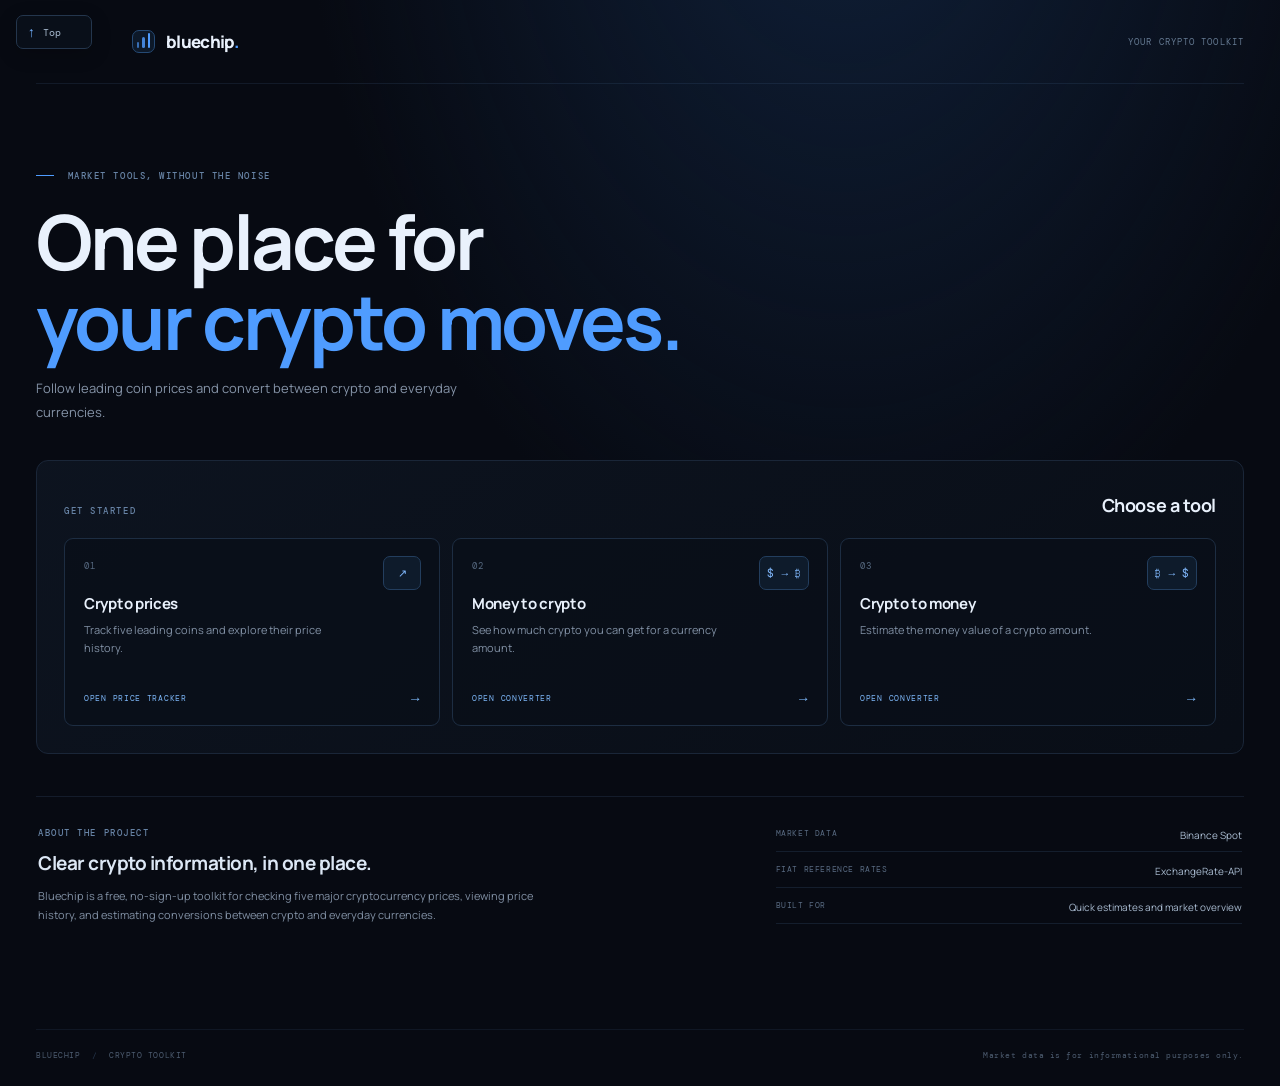
<file: index.html>
<!doctype html>
<html lang="en">
<head>
    <meta charset="utf-8">
    <meta name="viewport" content="width=device-width, initial-scale=1">
    <meta name="theme-color" content="#070a12">
    <meta name="description" content="Live prices and market charts for five leading cryptocurrencies.">
    <title>Bluechip — Cryptocurrency tools</title>
    <link rel="preconnect" href="https://fonts.googleapis.com">
    <link rel="preconnect" href="https://fonts.gstatic.com" crossorigin>
    <link href="https://fonts.googleapis.com/css2?family=DM+Mono:wght@400;500&family=Manrope:wght@400;500;600;700;800&display=swap" rel="stylesheet">
    <link rel="stylesheet" href="css/styles.css">
</head>
<body class="home-page">
    <div class="page-shell">
        <header class="topbar home-topbar" id="page-start">
            <nav class="page-nav" aria-label="Page navigation">
                <a class="page-nav-button" href="#page-start" aria-label="Return to the beginning of this page"><span aria-hidden="true">↑</span><span>Top</span></a>
            </nav>
            <a class="brand" href="index.html" aria-label="Bluechip home">
                <span class="brand-mark" aria-hidden="true"><span></span><span></span><span></span></span>
                <span>bluechip<span class="brand-period">.</span></span>
            </a>
            <span class="home-kicker">YOUR CRYPTO TOOLKIT</span>
        </header>
        <main class="home-main" id="top">
            <section class="home-hero" aria-labelledby="home-title">
                <p class="eyebrow"><span class="eyebrow-line"></span> MARKET TOOLS, WITHOUT THE NOISE</p>
                <h1 id="home-title">One place for<br><span>your crypto moves.</span></h1>
                <p class="intro-copy">Follow leading coin prices and convert between crypto and everyday currencies.</p>
            </section>
            <section class="home-tools" aria-labelledby="tools-title">
                <div class="home-tools-heading"><p class="eyebrow">GET STARTED</p><h2 id="tools-title">Choose a tool</h2></div>
                <div class="tool-grid">
                    <a class="tool-card" href="prices.html">
                        <span class="tool-number">01</span><span class="tool-icon" aria-hidden="true">↗</span>
                        <span class="tool-card-title">Crypto prices</span><span class="tool-card-copy">Track five leading coins and explore their price history.</span><span class="tool-link">OPEN PRICE TRACKER <span aria-hidden="true">→</span></span>
                    </a>
                    <a class="tool-card" href="fiat-to-crypto.html">
                        <span class="tool-number">02</span><span class="tool-icon" aria-hidden="true">$ → ₿</span>
                        <span class="tool-card-title">Money to crypto</span><span class="tool-card-copy">See how much crypto you can get for a currency amount.</span><span class="tool-link">OPEN CONVERTER <span aria-hidden="true">→</span></span>
                    </a>
                    <a class="tool-card" href="crypto-to-fiat.html">
                        <span class="tool-number">03</span><span class="tool-icon" aria-hidden="true">₿ → $</span>
                        <span class="tool-card-title">Crypto to money</span><span class="tool-card-copy">Estimate the money value of a crypto amount.</span><span class="tool-link">OPEN CONVERTER <span aria-hidden="true">→</span></span>
                    </a>
                </div>
            </section>
            <section class="home-about" aria-labelledby="about-title">
                <div class="home-about-copy">
                    <p class="eyebrow">ABOUT THE PROJECT</p>
                    <h2 id="about-title">Clear crypto information, in one place.</h2>
                    <p>Bluechip is a free, no-sign-up toolkit for checking five major cryptocurrency prices, viewing price history, and estimating conversions between crypto and everyday currencies.</p>
                </div>
                <dl class="project-details">
                    <div><dt>MARKET DATA</dt><dd>Binance Spot</dd></div>
                    <div><dt>FIAT REFERENCE RATES</dt><dd>ExchangeRate-API</dd></div>
                    <div><dt>BUILT FOR</dt><dd>Quick estimates and market overview</dd></div>
                </dl>
            </section>
        </main>
        <footer class="footer"><span>BLUECHIP <span class="footer-separator">/</span> CRYPTO TOOLKIT</span><span>Market data is for informational purposes only.</span></footer>
    </div>
</body>
</html>
</file>
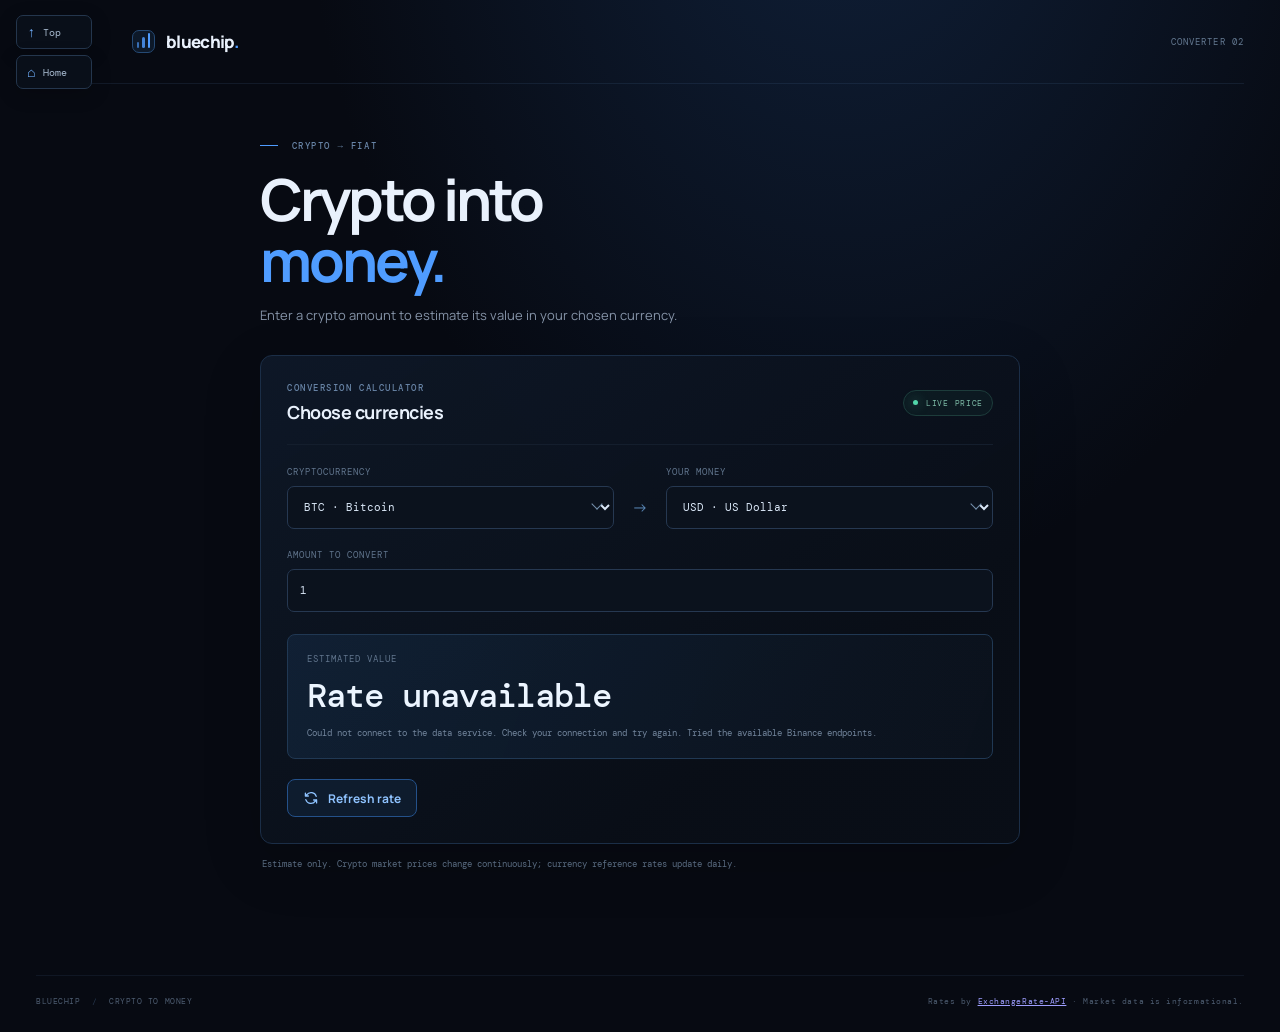
<file: crypto-to-fiat.html>
<!doctype html>
<html lang="en">
<head>
    <meta charset="utf-8">
    <meta name="viewport" content="width=device-width, initial-scale=1">
    <meta name="theme-color" content="#070a12">
    <meta name="description" content="Convert a cryptocurrency amount into money using current market prices.">
    <title>Crypto to Money — Bluechip</title>
    <link rel="preconnect" href="https://fonts.googleapis.com">
    <link rel="preconnect" href="https://fonts.gstatic.com" crossorigin>
    <link href="https://fonts.googleapis.com/css2?family=DM+Mono:wght@400;500&family=Manrope:wght@400;500;600;700;800&display=swap" rel="stylesheet">
    <link rel="stylesheet" href="css/styles.css">
    <script src="script/converter.js" defer></script>
</head>
<body class="sub-page converter-page" data-direction="crypto-to-fiat">
    <div class="page-shell">
        <header class="topbar" id="page-start">
            <nav class="page-nav" aria-label="Page navigation">
                <a class="page-nav-button" href="#page-start" aria-label="Return to the beginning of this page"><span aria-hidden="true">↑</span><span>Top</span></a>
                <a class="page-nav-button home-link" href="index.html" aria-label="Return to the home page"><span aria-hidden="true">⌂</span><span>Home</span></a>
            </nav>
            <a class="brand" href="index.html" aria-label="Bluechip home">
                <span class="brand-mark" aria-hidden="true"><span></span><span></span><span></span></span>
                <span>bluechip<span class="brand-period">.</span></span>
            </a>
            <span class="page-kind">CONVERTER 02</span>
        </header>
        <main class="converter-main" id="top">
            <section class="converter-intro">
                <p class="eyebrow"><span class="eyebrow-line"></span> CRYPTO → FIAT</p>
                <h1>Crypto into<br><span>money.</span></h1>
                <p class="intro-copy">Enter a crypto amount to estimate its value in your chosen currency.</p>
            </section>
            <section class="converter-card" aria-labelledby="converter-heading">
                <div class="converter-card-heading"><div><p class="eyebrow">CONVERSION CALCULATOR</p><h2 id="converter-heading">Choose currencies</h2></div><span class="live-badge"><span class="status-dot"></span> LIVE PRICE</span></div>
                <form class="converter-form" id="converter-form" novalidate>
                    <div class="converter-fields">
                        <label class="field-group" for="crypto-currency"><span class="field-label">CRYPTOCURRENCY</span><span class="field-control"><select id="crypto-currency" name="crypto-currency"></select></span></label>
                        <span class="direction-mark" aria-hidden="true">→</span>
                        <label class="field-group" for="fiat-currency"><span class="field-label">YOUR MONEY</span><span class="field-control"><select id="fiat-currency" name="fiat-currency"></select></span></label>
                    </div>
                    <label class="field-group amount-group" for="amount"><span class="field-label">AMOUNT TO CONVERT</span><input id="amount" name="amount" type="number" inputmode="decimal" min="0" step="any" value="1" placeholder="Enter amount"></label>
                    <div class="conversion-result" aria-live="polite"><span class="result-label">ESTIMATED VALUE</span><output class="result-value" id="conversion-result">—</output><span class="result-note" id="result-note">Loading current market rate…</span></div>
                    <button class="refresh-button quote-button" id="refresh-quote" type="button"><svg class="refresh-icon" viewBox="0 0 20 20" aria-hidden="true"><path d="M16.5 8a6.7 6.7 0 0 0-11.9-2L3 7.5M3 7.5V3.8m0 3.7h3.7M3.5 12a6.7 6.7 0 0 0 11.9 2l1.6-1.5m0 0v3.7m0-3.7h-3.7"/></svg><span id="refresh-label">Refresh rate</span></button>
                </form>
            </section>
            <p class="converter-disclaimer">Estimate only. Crypto market prices change continuously; currency reference rates update daily.</p>
        </main>
        <footer class="footer"><span>BLUECHIP <span class="footer-separator">/</span> CRYPTO TO MONEY</span><span>Rates by <a href="https://www.exchangerate-api.com" target="_blank" rel="noreferrer">ExchangeRate-API</a> · Market data is informational.</span></footer>
        <div class="toast" id="toast" role="status" aria-live="polite"></div>
    </div>
</body>
</html>
</file>
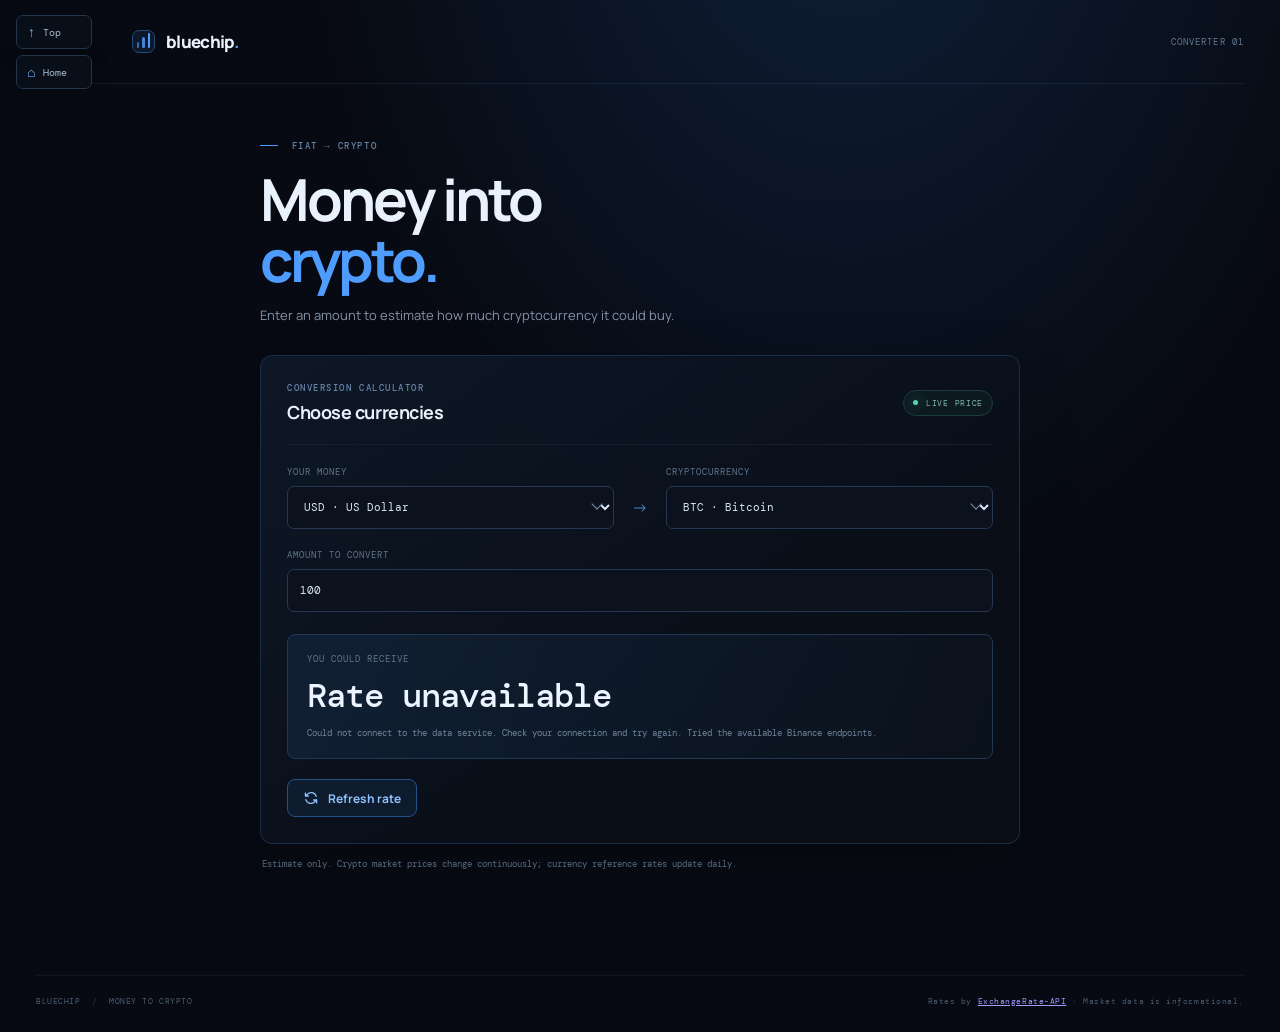
<file: fiat-to-crypto.html>
<!doctype html>
<html lang="en">
<head>
    <meta charset="utf-8">
    <meta name="viewport" content="width=device-width, initial-scale=1">
    <meta name="theme-color" content="#070a12">
    <meta name="description" content="Convert an amount of money into a cryptocurrency using current market prices.">
    <title>Money to Crypto — Bluechip</title>
    <link rel="preconnect" href="https://fonts.googleapis.com">
    <link rel="preconnect" href="https://fonts.gstatic.com" crossorigin>
    <link href="https://fonts.googleapis.com/css2?family=DM+Mono:wght@400;500&family=Manrope:wght@400;500;600;700;800&display=swap" rel="stylesheet">
    <link rel="stylesheet" href="css/styles.css">
    <script src="script/converter.js" defer></script>
</head>
<body class="sub-page converter-page" data-direction="fiat-to-crypto">
    <div class="page-shell">
        <header class="topbar" id="page-start">
            <nav class="page-nav" aria-label="Page navigation">
                <a class="page-nav-button" href="#page-start" aria-label="Return to the beginning of this page"><span aria-hidden="true">↑</span><span>Top</span></a>
                <a class="page-nav-button home-link" href="index.html" aria-label="Return to the home page"><span aria-hidden="true">⌂</span><span>Home</span></a>
            </nav>
            <a class="brand" href="index.html" aria-label="Bluechip home">
                <span class="brand-mark" aria-hidden="true"><span></span><span></span><span></span></span>
                <span>bluechip<span class="brand-period">.</span></span>
            </a>
            <span class="page-kind">CONVERTER 01</span>
        </header>
        <main class="converter-main" id="top">
            <section class="converter-intro">
                <p class="eyebrow"><span class="eyebrow-line"></span> FIAT → CRYPTO</p>
                <h1>Money into<br><span>crypto.</span></h1>
                <p class="intro-copy">Enter an amount to estimate how much cryptocurrency it could buy.</p>
            </section>
            <section class="converter-card" aria-labelledby="converter-heading">
                <div class="converter-card-heading"><div><p class="eyebrow">CONVERSION CALCULATOR</p><h2 id="converter-heading">Choose currencies</h2></div><span class="live-badge"><span class="status-dot"></span> LIVE PRICE</span></div>
                <form class="converter-form" id="converter-form" novalidate>
                    <div class="converter-fields">
                        <label class="field-group" for="fiat-currency"><span class="field-label">YOUR MONEY</span><span class="field-control"><select id="fiat-currency" name="fiat-currency"></select></span></label>
                        <span class="direction-mark" aria-hidden="true">→</span>
                        <label class="field-group" for="crypto-currency"><span class="field-label">CRYPTOCURRENCY</span><span class="field-control"><select id="crypto-currency" name="crypto-currency"></select></span></label>
                    </div>
                    <label class="field-group amount-group" for="amount"><span class="field-label">AMOUNT TO CONVERT</span><input id="amount" name="amount" type="number" inputmode="decimal" min="0" step="any" value="100" placeholder="Enter amount"></label>
                    <div class="conversion-result" aria-live="polite"><span class="result-label">YOU COULD RECEIVE</span><output class="result-value" id="conversion-result">—</output><span class="result-note" id="result-note">Loading current market rate…</span></div>
                    <button class="refresh-button quote-button" id="refresh-quote" type="button"><svg class="refresh-icon" viewBox="0 0 20 20" aria-hidden="true"><path d="M16.5 8a6.7 6.7 0 0 0-11.9-2L3 7.5M3 7.5V3.8m0 3.7h3.7M3.5 12a6.7 6.7 0 0 0 11.9 2l1.6-1.5m0 0v3.7m0-3.7h-3.7"/></svg><span id="refresh-label">Refresh rate</span></button>
                </form>
            </section>
            <p class="converter-disclaimer">Estimate only. Crypto market prices change continuously; currency reference rates update daily.</p>
        </main>
        <footer class="footer"><span>BLUECHIP <span class="footer-separator">/</span> MONEY TO CRYPTO</span><span>Rates by <a href="https://www.exchangerate-api.com" target="_blank" rel="noreferrer">ExchangeRate-API</a> · Market data is informational.</span></footer>
        <div class="toast" id="toast" role="status" aria-live="polite"></div>
    </div>
</body>
</html>
</file>
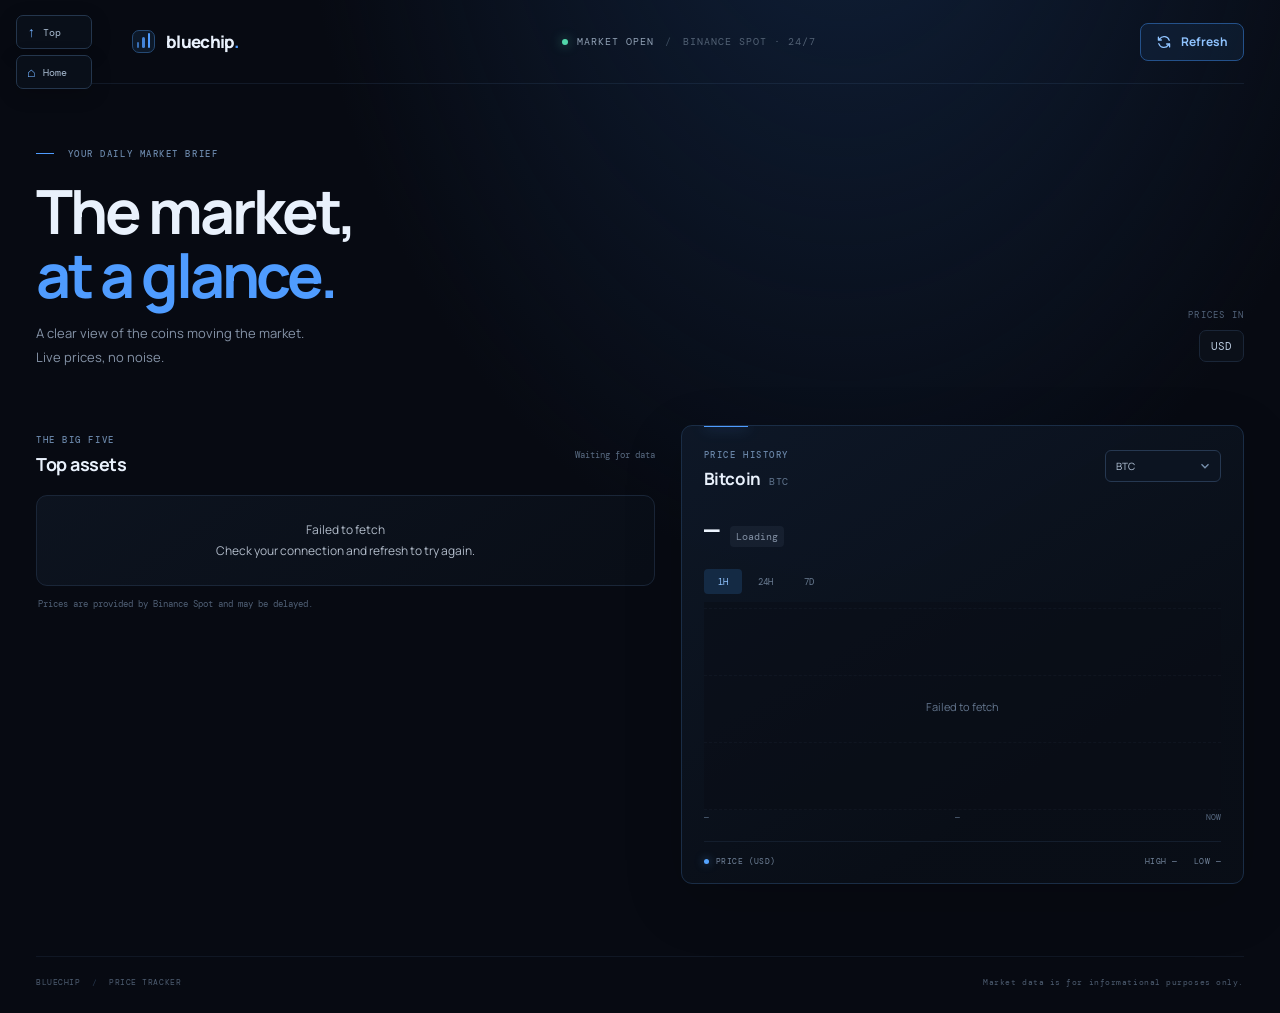
<file: prices.html>
<!doctype html>
<html lang="en">
<head>
    <meta charset="utf-8">
    <meta name="viewport" content="width=device-width, initial-scale=1">
    <meta name="theme-color" content="#070a12">
    <meta name="description" content="Track prices and chart history for five leading cryptocurrencies.">
    <title>Crypto Prices — Bluechip</title>
    <link rel="preconnect" href="https://fonts.googleapis.com">
    <link rel="preconnect" href="https://fonts.gstatic.com" crossorigin>
    <link href="https://fonts.googleapis.com/css2?family=DM+Mono:wght@400;500&family=Manrope:wght@400;500;600;700;800&display=swap" rel="stylesheet">
    <link rel="stylesheet" href="css/styles.css">
    <script src="script/app.js" defer></script>
</head>
<body class="sub-page">
    <div class="page-shell">
        <header class="topbar" id="page-start">
            <nav class="page-nav" aria-label="Page navigation">
                <a class="page-nav-button" href="#page-start" aria-label="Return to the beginning of this page"><span aria-hidden="true">↑</span><span>Top</span></a>
                <a class="page-nav-button home-link" href="index.html" aria-label="Return to the home page"><span aria-hidden="true">⌂</span><span>Home</span></a>
            </nav>
            <a class="brand" href="index.html" aria-label="Bluechip home">
                <span class="brand-mark" aria-hidden="true"><span></span><span></span><span></span></span>
                <span>bluechip<span class="brand-period">.</span></span>
            </a>
            <div class="market-status"><span class="status-dot"></span><span>MARKET OPEN</span><span class="status-divider">/</span><span class="status-caption">BINANCE SPOT · 24/7</span></div>
            <button class="refresh-button" id="refresh-button" type="button">
                <svg class="refresh-icon" viewBox="0 0 20 20" aria-hidden="true"><path d="M16.5 8a6.7 6.7 0 0 0-11.9-2L3 7.5M3 7.5V3.8m0 3.7h3.7M3.5 12a6.7 6.7 0 0 0 11.9 2l1.6-1.5m0 0v3.7m0-3.7h-3.7"/></svg>
                <span id="refresh-label">Refresh</span>
            </button>
        </header>

        <main id="top">
            <section class="intro" aria-labelledby="page-title">
                <div>
                    <p class="eyebrow"><span class="eyebrow-line"></span> YOUR DAILY MARKET BRIEF</p>
                    <h1 id="page-title">The market,<br><span>at a glance.</span></h1>
                    <p class="intro-copy">A clear view of the coins moving the market.<br>Live prices, no noise.</p>
                </div>
                <div class="intro-meta"><span class="meta-label">PRICES IN</span><span class="currency-chip">USD</span></div>
            </section>

            <section class="market-layout" aria-label="Cryptocurrency market">
                <div class="coin-column">
                    <div class="section-heading">
                        <div><p class="eyebrow">THE BIG FIVE</p><h2>Top assets</h2></div>
                        <span class="updated-label" id="updated-label">Waiting for data</span>
                    </div>
                    <div class="coin-list" id="coin-list" aria-live="polite">
                        <div class="loading-row"><span class="loading-pulse"></span>Connecting to market data…</div>
                    </div>
                    <p class="data-note">Prices are provided by Binance Spot and may be delayed.</p>
                </div>

                <aside class="chart-panel" aria-labelledby="chart-title">
                    <div class="chart-panel-top">
                        <div>
                            <p class="eyebrow">PRICE HISTORY</p>
                            <h2 id="chart-title">Bitcoin <span class="chart-symbol">BTC</span></h2>
                        </div>
                        <form class="coin-picker" id="coin-picker">
                            <label class="visually-hidden" for="coin-select">Choose a cryptocurrency</label>
                            <select id="coin-select" name="coin"></select>
                            <svg viewBox="0 0 16 16" aria-hidden="true"><path d="m4 6 4 4 4-4"/></svg>
                        </form>
                    </div>
                    <div class="chart-price-block">
                        <strong id="chart-price">—</strong>
                        <span class="chart-change neutral" id="chart-change">Loading</span>
                    </div>
                    <div class="chart-controls" role="group" aria-label="Chart period">
                        <button type="button" class="period-button active" data-period="1h">1H</button>
                        <button type="button" class="period-button" data-period="24h">24H</button>
                        <button type="button" class="period-button" data-period="7d">7D</button>
                    </div>
                    <div class="chart-wrap" id="chart-wrap">
                        <div class="chart-grid" aria-hidden="true"><span></span><span></span><span></span><span></span></div>
                        <svg class="price-chart" id="price-chart" viewBox="0 0 640 250" preserveAspectRatio="none" role="img" aria-label="Bitcoin price chart"></svg>
                        <div class="chart-loading" id="chart-loading">Loading price history…</div>
                    </div>
                    <div class="chart-axis"><span id="axis-start">—</span><span id="axis-middle">—</span><span id="axis-end">NOW</span></div>
                    <div class="chart-footer"><span><span class="legend-dot"></span> PRICE (USD)</span><span id="chart-high-low">HIGH — &nbsp; LOW —</span></div>
                </aside>
            </section>
        </main>

        <footer class="footer"><span>BLUECHIP <span class="footer-separator">/</span> PRICE TRACKER</span><span>Market data is for informational purposes only.</span></footer>
        <div class="toast" id="toast" role="status" aria-live="polite"></div>
    </div>
</body>
</html>
</file>
<file: css/styles.css>
:root {
    color-scheme: dark;
    --bg: #070a12;
    --panel: #0c111c;
    --panel-raised: #101725;
    --line: #1a2638;
    --line-soft: #141e2d;
    --blue: #4f9cff;
    --blue-bright: #72b1ff;
    --blue-soft: #1f3d64;
    --text: #e9f1fc;
    --muted: #8492a6;
    --faint: #536176;
    --green: #52d7aa;
    --red: #ff7188;
    font-family: "Manrope", system-ui, sans-serif;
    background: var(--bg);
    color: var(--text);
    font-synthesis: none;
    text-rendering: optimizeLegibility;
}

* { box-sizing: border-box; }
body { margin: 0; min-width: 320px; min-height: 100vh; background: radial-gradient(ellipse at 66% -22%, #10213b 0, transparent 46%), var(--bg); }
button, select { font: inherit; }
button { color: inherit; }
.page-shell { width: min(1240px, calc(100% - 72px)); margin: 0 auto; }
.topbar { height: 84px; display: flex; align-items: center; justify-content: space-between; border-bottom: 1px solid rgba(78, 112, 157, .16); }
.brand { display: inline-flex; align-items: center; gap: 11px; color: var(--text); text-decoration: none; font-size: 17px; font-weight: 800; letter-spacing: -.7px; }
.brand-period { color: var(--blue); }
.brand-mark { width: 23px; height: 23px; display: flex; align-items: end; gap: 3px; padding: 4px; border: 1px solid #254a75; border-radius: 7px; background: #0d1929; }
.brand-mark span { width: 3px; border-radius: 4px; background: var(--blue); }
.brand-mark span:nth-child(1) { height: 6px; opacity: .65; }.brand-mark span:nth-child(2) { height: 11px; opacity: .82; }.brand-mark span:nth-child(3) { height: 15px; }
.market-status, .updated-label, .eyebrow, .meta-label, .chart-footer, .footer, .data-note, .chart-axis { font-family: "DM Mono", monospace; }
.market-status { display: flex; align-items: center; gap: 9px; color: #90a0b4; font-size: 10px; letter-spacing: 1px; }
.status-dot, .legend-dot { width: 6px; height: 6px; display: inline-block; border-radius: 50%; background: var(--green); box-shadow: 0 0 11px rgba(82, 215, 170, .6); }
.status-divider { color: #3b4b5e; margin: 0 2px; }.status-caption { color: #526174; }
.refresh-button { display: inline-flex; align-items: center; justify-content: center; gap: 9px; height: 38px; padding: 0 15px; border: 1px solid #24518a; border-radius: 8px; background: rgba(39, 94, 157, .14); color: #8fc3ff; font-size: 12px; font-weight: 700; cursor: pointer; transition: background .2s, border-color .2s, opacity .2s; }
.refresh-button:hover:not(:disabled) { background: rgba(39, 94, 157, .28); border-color: #3975b8; }.refresh-button:disabled { opacity: .55; cursor: wait; }
.refresh-icon { width: 16px; fill: none; stroke: currentColor; stroke-width: 1.6; stroke-linecap: round; stroke-linejoin: round; }.refresh-button.is-loading .refresh-icon { animation: rotate 1s linear infinite; }
@keyframes rotate { to { transform: rotate(360deg); } }
.intro { display: flex; justify-content: space-between; align-items: end; padding: 64px 0 56px; }
.eyebrow { margin: 0; color: #6884a6; font-size: 9px; font-weight: 500; letter-spacing: 1.55px; }
.eyebrow-line { display: inline-block; vertical-align: 3px; width: 18px; height: 1px; margin-right: 7px; background: var(--blue); }
h1 { margin: 19px 0 14px; font-size: clamp(42px, 5vw, 61px); line-height: 1.05; letter-spacing: -3px; font-weight: 700; }
h1 span { color: var(--blue); }
.intro-copy { margin: 0; color: #8593a7; font-size: 13px; line-height: 1.85; }
.intro-meta { display: flex; flex-direction: column; align-items: flex-end; gap: 9px; padding-bottom: 7px; }
.meta-label { color: #53647b; font-size: 9px; letter-spacing: 1.2px; }
.currency-chip { display: inline-flex; align-items: center; gap: 13px; padding: 8px 11px; border: 1px solid var(--line); border-radius: 7px; color: #b9c9dd; background: #0b1019; font: 11px "DM Mono", monospace; }.currency-chip span { color: #68798d; }
.market-layout { display: grid; grid-template-columns: minmax(0, 1fr) minmax(390px, .91fr); gap: 26px; align-items: start; }
.coin-column { min-width: 0; }
.section-heading { height: 60px; display: flex; align-items: center; justify-content: space-between; margin-bottom: 10px; }
h2 { margin: 6px 0 0; color: var(--text); font-size: 18px; letter-spacing: -.45px; }
.updated-label { color: #596b82; font-size: 9px; }
.coin-list { border: 1px solid var(--line); border-radius: 11px; overflow: hidden; background: linear-gradient(145deg, rgba(13, 20, 32, .94), rgba(9, 14, 23, .95)); }
.coin-row { min-height: 82px; display: grid; grid-template-columns: minmax(150px, 1fr) minmax(120px, .8fr) 92px; align-items: center; gap: 12px; padding: 0 20px; border-bottom: 1px solid var(--line-soft); transition: background .2s; }
.coin-row:last-child { border-bottom: 0; }.coin-row:hover { background: rgba(45, 90, 145, .09); }
.coin-identity { display: flex; align-items: center; gap: 13px; min-width: 0; }
.coin-icon { width: 37px; height: 37px; flex: 0 0 auto; display: grid; place-items: center; border: 1px solid var(--icon-border); border-radius: 50%; background: var(--icon-bg); color: var(--icon-color); font-size: 15px; font-weight: 700; }
.coin-name { overflow: hidden; color: #dce7f5; font-size: 12px; font-weight: 700; text-overflow: ellipsis; white-space: nowrap; }.coin-symbol { margin-top: 4px; color: #69798d; font: 10px "DM Mono", monospace; letter-spacing: .5px; }
.coin-price { color: #dce7f5; font: 12px "DM Mono", monospace; text-align: right; white-space: nowrap; }.coin-change { justify-self: end; min-width: 74px; padding: 6px 7px; border-radius: 5px; text-align: center; font: 10px "DM Mono", monospace; }.positive { color: var(--green); background: rgba(52, 173, 135, .1); }.negative { color: var(--red); background: rgba(205, 79, 104, .11); }.neutral { color: var(--muted); background: rgba(110, 130, 154, .1); }
.loading-row { min-height: 170px; display: flex; justify-content: center; align-items: center; gap: 10px; color: var(--muted); font-size: 12px; }.loading-pulse { width: 7px; height: 7px; border-radius: 50%; background: var(--blue); animation: pulse 1s ease-in-out infinite alternate; }@keyframes pulse { to { opacity: .28; transform: scale(.75); } }
.error-row { padding: 24px; color: #b0bac8; font-size: 12px; text-align: center; line-height: 1.7; }
.data-note { margin: 12px 2px; color: #516177; font-size: 9px; }
.chart-panel { position: relative; padding: 23px 22px 17px; border: 1px solid #1a2d46; border-radius: 11px; background: linear-gradient(148deg, rgba(14, 24, 39, .97), rgba(9, 14, 23, .98) 72%); box-shadow: 0 18px 60px rgba(0, 0, 0, .16); overflow: hidden; }
.chart-panel::before { position: absolute; top: 0; left: 22px; width: 44px; height: 1px; content: ""; background: var(--blue); box-shadow: 0 0 14px var(--blue); }
.chart-panel-top { display: flex; justify-content: space-between; align-items: start; gap: 12px; }.chart-panel-top h2 { font-size: 17px; }.chart-symbol { margin-left: 6px; color: #60748d; font: 10px "DM Mono", monospace; letter-spacing: .4px; }
.coin-picker { position: relative; margin-top: 1px; }.coin-picker select { appearance: none; width: 116px; height: 32px; padding: 0 30px 0 10px; border: 1px solid #263851; border-radius: 6px; outline: 0; background: #0c1421; color: #b9c9dd; font-size: 10px; cursor: pointer; }.coin-picker select:focus-visible, button:focus-visible { outline: 2px solid var(--blue); outline-offset: 3px; }.coin-picker svg { position: absolute; top: 9px; right: 9px; width: 14px; fill: none; stroke: #7790ad; stroke-width: 1.5; pointer-events: none; }
.chart-price-block { display: flex; align-items: baseline; gap: 11px; margin-top: 24px; }.chart-price-block strong { color: #edf5ff; font: 500 26px "DM Mono", monospace; letter-spacing: -1.3px; }.chart-change { padding: 4px 6px; border-radius: 4px; font: 10px "DM Mono", monospace; }
.chart-controls { display: flex; gap: 5px; margin: 21px 0 8px; }.period-button { min-width: 38px; height: 25px; border: 0; border-radius: 4px; background: transparent; color: #697b91; font: 9px "DM Mono", monospace; cursor: pointer; }.period-button:hover { color: #b5cce8; background: #121e2e; }.period-button.active { color: #91c4ff; background: #142a44; }
.chart-wrap { position: relative; height: 208px; }.chart-grid { position: absolute; inset: 6px 0 0; display: flex; flex-direction: column; justify-content: space-between; }.chart-grid span { border-top: 1px dashed rgba(96, 124, 158, .15); }.price-chart { position: relative; z-index: 1; width: 100%; height: 100%; overflow: visible; }.chart-line { fill: none; stroke: #55a4ff; stroke-width: 2.2; vector-effect: non-scaling-stroke; }.chart-area { fill: url(#chart-gradient); }.chart-end { fill: #8bc3ff; stroke: #10243c; stroke-width: 4; vector-effect: non-scaling-stroke; }.chart-loading { position: absolute; z-index: 2; inset: 0; display: grid; place-items: center; color: #63758d; font-size: 11px; background: rgba(9, 14, 23, .56); }.chart-loading.hidden { display: none; }
.chart-axis { display: flex; justify-content: space-between; margin-top: 2px; color: #576980; font-size: 8px; }.chart-footer { display: flex; align-items: center; justify-content: space-between; margin-top: 19px; padding-top: 14px; border-top: 1px solid var(--line-soft); color: #71839a; font-size: 8px; letter-spacing: .45px; }.chart-footer > span:first-child { display: inline-flex; align-items: center; gap: 7px; }.legend-dot { width: 5px; height: 5px; background: #55a4ff; box-shadow: 0 0 8px rgba(85, 164, 255, .6); }
.footer { display: flex; justify-content: space-between; gap: 20px; margin-top: 72px; padding: 20px 0 26px; border-top: 1px solid rgba(78, 112, 157, .13); color: #4e5d71; font-size: 8px; letter-spacing: .55px; }.footer-separator { margin: 0 6px; color: #26374d; }
.toast { position: fixed; right: 26px; bottom: 24px; max-width: min(360px, calc(100vw - 32px)); padding: 12px 16px; border: 1px solid #31435b; border-radius: 8px; background: #111a28; color: #c7d8eb; box-shadow: 0 10px 35px rgba(0, 0, 0, .35); font-size: 12px; opacity: 0; transform: translateY(8px); transition: opacity .2s, transform .2s; pointer-events: none; }.toast.visible { opacity: 1; transform: translateY(0); }
.visually-hidden { position: absolute; width: 1px; height: 1px; padding: 0; margin: -1px; overflow: hidden; clip: rect(0, 0, 0, 0); white-space: nowrap; border: 0; }
@media (max-width: 820px) { .page-shell { width: min(680px, calc(100% - 40px)); }.intro { padding: 52px 0 40px; }.market-layout { grid-template-columns: 1fr; gap: 28px; }.chart-panel { order: -1; }.footer { margin-top: 48px; } }
@media (max-width: 520px) { .page-shell { width: calc(100% - 32px); }.topbar { height: 68px; }.market-status { gap: 6px; font-size: 8px; letter-spacing: .6px; }.status-caption { display: none; }.refresh-button { width: 38px; padding: 0; }.refresh-button span { display: none; }.intro { padding: 43px 0 35px; }.intro-meta { display: none; }h1 { font-size: 47px; letter-spacing: -2.6px; }.coin-row { grid-template-columns: minmax(115px, 1fr) minmax(92px, .8fr) 72px; gap: 6px; padding: 0 12px; }.coin-icon { width: 33px; height: 33px; }.coin-identity { gap: 9px; }.coin-price { font-size: 10px; }.coin-change { min-width: 68px; font-size: 9px; }.chart-panel { padding: 21px 16px 15px; }.chart-wrap { height: 180px; }.chart-price-block strong { font-size: 23px; }.updated-label { font-size: 8px; }.footer { flex-direction: column; gap: 9px; line-height: 1.6; } }
@media (prefers-reduced-motion: reduce) { *, *::before, *::after { scroll-behavior: auto !important; animation-duration: .01ms !important; animation-iteration-count: 1 !important; transition-duration: .01ms !important; } }

/* Shared fixed navigation */
.page-nav { position: fixed; z-index: 20; top: 15px; left: 16px; display: flex; flex-direction: column; gap: 6px; }
.page-nav-button { display: inline-flex; min-width: 76px; min-height: 34px; align-items: center; gap: 8px; padding: 0 10px; border: 1px solid #24364d; border-radius: 7px; background: rgba(10, 16, 26, .94); color: #a8bbd1; text-decoration: none; font: 10px "DM Mono", monospace; box-shadow: 0 5px 20px rgba(0, 0, 0, .2); backdrop-filter: blur(10px); transition: color .2s, border-color .2s, background .2s; }
.page-nav-button:hover { border-color: #3c6b9c; background: #102039; color: #c4e0ff; }
.page-nav-button > span:first-child { color: var(--blue-bright); font-size: 14px; }
.topbar .brand { margin-left: 96px; }
.page-kind, .home-kicker { color: #647991; font: 9px "DM Mono", monospace; letter-spacing: 1.1px; }

/* Home page */
.home-main { min-height: calc(100vh - 164px); display: flex; flex-direction: column; justify-content: space-between; padding: 74px 0 24px; }
.home-hero { padding: 12px 0 36px; }
.home-hero h1 { margin-top: 20px; font-size: clamp(52px, 6vw, 76px); }
.home-hero .intro-copy { max-width: 470px; }
.home-tools { padding: 27px; border: 1px solid var(--line); border-radius: 12px; background: linear-gradient(145deg, rgba(13, 20, 32, .94), rgba(9, 14, 23, .96)); }
.home-tools-heading { display: flex; align-items: end; justify-content: space-between; margin-bottom: 21px; }
.home-tools-heading h2 { margin-top: 5px; }
.home-about { display: grid; grid-template-columns: minmax(0, 1.2fr) minmax(220px, .8fr); gap: 38px; align-items: center; margin-top: 42px; padding: 30px 2px 8px; border-top: 1px solid rgba(78, 112, 157, .18); }
.home-about-copy h2 { max-width: 420px; margin: 11px 0 10px; color: #dce7f5; font-size: 19px; letter-spacing: -.5px; }
.home-about-copy > p:last-child { max-width: 530px; margin: 0; color: #8190a4; font-size: 11px; line-height: 1.8; }
.project-details { display: grid; gap: 12px; margin: 0; }
.project-details > div { display: flex; justify-content: space-between; gap: 12px; padding-bottom: 9px; border-bottom: 1px solid var(--line-soft); }
.project-details dt { color: #596b82; font: 8px "DM Mono", monospace; letter-spacing: .6px; }
.project-details dd { margin: 0; color: #a9bbd0; font-size: 10px; text-align: right; }
.tool-grid { display: grid; grid-template-columns: repeat(3, minmax(0, 1fr)); gap: 12px; }
.tool-card { position: relative; display: flex; min-height: 188px; flex-direction: column; padding: 21px 19px 18px; border: 1px solid #1d2d42; border-radius: 9px; background: rgba(9, 15, 24, .72); color: var(--text); text-decoration: none; transition: transform .2s, border-color .2s, background .2s; }
.tool-card:hover { transform: translateY(-3px); border-color: #376798; background: rgba(17, 32, 51, .85); }
.tool-number { color: #566980; font: 9px "DM Mono", monospace; letter-spacing: 1px; }
.tool-icon { position: absolute; top: 17px; right: 18px; display: grid; min-width: 38px; height: 34px; place-items: center; padding: 0 7px; border: 1px solid #233e5e; border-radius: 7px; background: #0e1b2b; color: #82baff; font: 11px "DM Mono", monospace; }
.tool-card-title { margin-top: 21px; font-size: 15px; font-weight: 700; letter-spacing: -.3px; }
.tool-card-copy { max-width: 260px; margin-top: 7px; color: #8190a4; font-size: 11px; line-height: 1.7; }
.tool-link { display: flex; justify-content: space-between; align-items: center; margin-top: auto; padding-top: 17px; color: #7db7f8; font: 8px "DM Mono", monospace; letter-spacing: .7px; }
.tool-link span { font-size: 14px; }

/* Currency converters */
.converter-main { width: min(760px, 100%); margin: 0 auto; padding: 56px 0 30px; }
.converter-intro { margin-bottom: 28px; }
.converter-intro h1 { margin: 17px 0 12px; font-size: clamp(44px, 5vw, 58px); }
.converter-card { padding: 26px; border: 1px solid #1b2e47; border-radius: 12px; background: linear-gradient(145deg, rgba(14, 24, 39, .97), rgba(9, 14, 23, .98) 72%); box-shadow: 0 18px 60px rgba(0, 0, 0, .16); }
.converter-card-heading { display: flex; align-items: center; justify-content: space-between; gap: 14px; padding-bottom: 20px; border-bottom: 1px solid var(--line-soft); }
.converter-card-heading h2 { margin-top: 6px; }
.live-badge { display: inline-flex; align-items: center; gap: 8px; padding: 7px 9px; border: 1px solid #1d3c3b; border-radius: 20px; background: rgba(26, 90, 71, .13); color: #7ebca8; font: 8px "DM Mono", monospace; letter-spacing: .7px; white-space: nowrap; }
.live-badge .status-dot { width: 5px; height: 5px; }
.converter-form { display: flex; flex-direction: column; gap: 20px; padding-top: 21px; }
.converter-fields { display: grid; grid-template-columns: minmax(0, 1fr) 28px minmax(0, 1fr); align-items: end; gap: 12px; }
.field-group { display: flex; min-width: 0; flex-direction: column; gap: 8px; }
.field-label, .result-label { color: #61758d; font: 9px "DM Mono", monospace; letter-spacing: 1px; }
.field-control { position: relative; display: block; }
.field-control::after { position: absolute; top: 14px; right: 13px; width: 7px; height: 7px; border-right: 1px solid #7690ad; border-bottom: 1px solid #7690ad; content: ""; transform: rotate(45deg); pointer-events: none; }
.field-group select, .field-group input { width: 100%; height: 43px; padding: 0 38px 0 12px; border: 1px solid #263851; border-radius: 7px; outline: none; background: #0b121d; color: #dbe8f8; font: 11px "DM Mono", monospace; }
.field-group input { padding-right: 12px; }
.field-group select:focus-visible, .field-group input:focus-visible { border-color: #498bd0; outline: 2px solid rgba(79, 156, 255, .3); outline-offset: 1px; }
.direction-mark { display: grid; height: 43px; place-items: center; color: #5987b6; font-size: 16px; }
.amount-group { max-width: none; }
.conversion-result { display: flex; min-height: 120px; flex-direction: column; align-items: flex-start; justify-content: center; gap: 8px; margin-top: 2px; padding: 18px 19px; border: 1px solid #203853; border-radius: 8px; background: linear-gradient(110deg, rgba(22, 48, 77, .45), rgba(12, 21, 33, .5)); }
.result-value { color: #ecf5ff; font: 500 clamp(24px, 4vw, 34px) "DM Mono", monospace; letter-spacing: -1px; overflow-wrap: anywhere; }
.result-note { color: #73869d; font: 9px "DM Mono", monospace; line-height: 1.6; }
.quote-button { align-self: flex-start; }
.converter-disclaimer { margin: 13px 2px 0; color: #596b80; font: 9px "DM Mono", monospace; line-height: 1.7; }

@media (max-width: 820px) {
    .home-main { min-height: auto; gap: 30px; padding-top: 59px; }
    .tool-card { min-height: 205px; padding-right: 15px; padding-left: 15px; }
    .converter-main { padding-top: 47px; }
}
@media (max-width: 520px) {
    .page-nav { top: 10px; left: 9px; gap: 4px; }
    .page-nav-button { min-width: 63px; min-height: 30px; gap: 6px; padding: 0 8px; font-size: 9px; }
    .topbar .brand { margin-left: 76px; font-size: 15px; }
    .page-kind, .home-kicker { max-width: 95px; text-align: right; font-size: 7px; line-height: 1.5; }
    .home-main { padding-top: 39px; }
    .home-hero { padding-bottom: 20px; }
    .home-hero h1 { font-size: 49px; letter-spacing: -2.5px; }
    .home-tools { padding: 19px 14px; }
    .home-about { grid-template-columns: 1fr; gap: 22px; margin-top: 28px; padding-top: 23px; }
    .tool-grid { grid-template-columns: 1fr; gap: 9px; }
    .tool-card { min-height: 160px; padding: 17px; }
    .tool-card-title { margin-top: 14px; }
    .home-tools-heading { margin-bottom: 15px; }
    .converter-main { padding-top: 36px; }
    .converter-intro h1 { font-size: 46px; letter-spacing: -2.5px; }
    .converter-card { padding: 20px 15px; }
    .converter-fields { grid-template-columns: minmax(0, 1fr); gap: 12px; }
    .direction-mark { height: 13px; transform: rotate(90deg); }
    .converter-card-heading { align-items: flex-start; }
}
</file>
